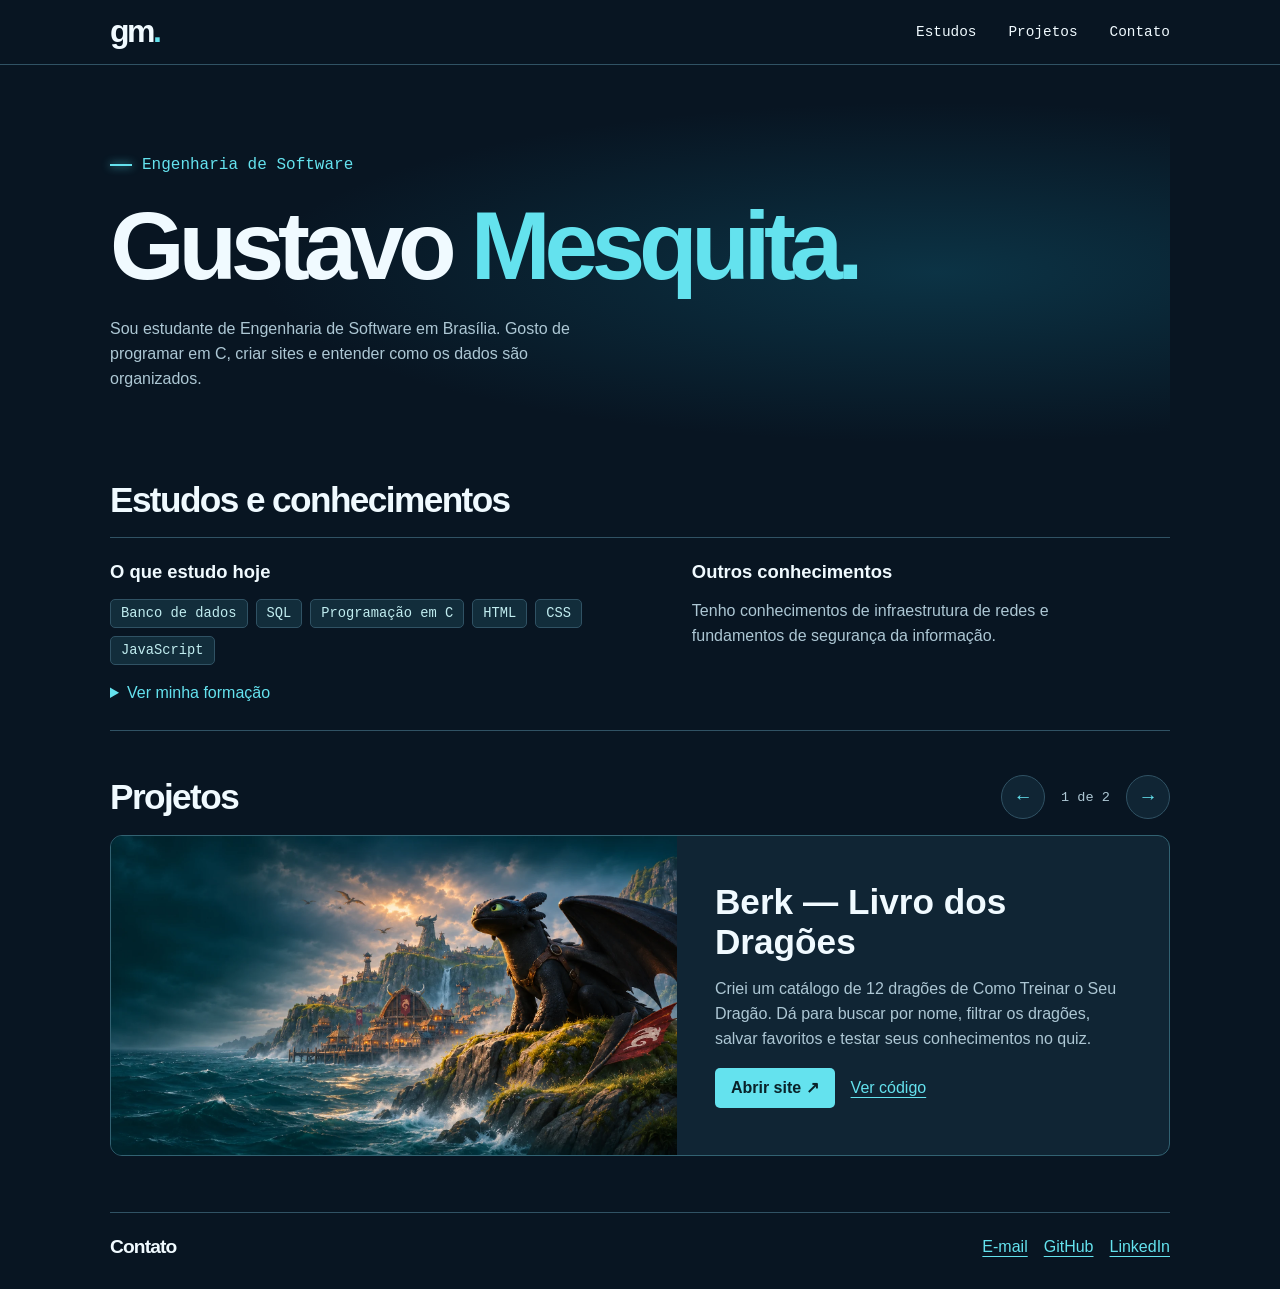
<file: index.html>
<!doctype html>
<html lang="pt-BR">
<head>
  <meta charset="utf-8">
  <meta name="viewport" content="width=device-width, initial-scale=1">
  <meta name="description" content="Conheça os estudos de Gustavo Mesquita em Engenharia de Software e seus projetos Berk e Nightfall.">
  <title>Gustavo Mesquita · Portfólio</title>
  <link rel="stylesheet" href="css/style.css">
  <script src="js/projetos.js" defer></script>
</head>
<body>
  <a class="skip" href="#principal">Pular para o conteúdo</a>
  <header>
    <div class="bar">
      <a class="logo" href="#principal" aria-label="Gustavo Mesquita, início">gm<span>.</span></a>
      <nav aria-label="Navegação principal">
        <a href="#estudos">Estudos</a>
        <a href="#projetos">Projetos</a>
        <a href="#contato">Contato</a>
      </nav>
    </div>
  </header>
  <main id="principal">
    <section class="intro" aria-labelledby="nome">
      <p class="curso">Engenharia de Software</p>
      <h1 id="nome">Gustavo <span>Mesquita.</span></h1>
      <p>Sou estudante de Engenharia de Software em Brasília. Gosto de programar em C, criar sites e entender como os dados são organizados.</p>
    </section>
    <section id="estudos">
      <h2>Estudos e conhecimentos</h2>
      <div class="estudos">
        <div>
          <h3>O que estudo hoje</h3>
          <ul class="tags"><li>Banco de dados</li><li>SQL</li><li>Programação em C</li><li>HTML</li><li>CSS</li><li>JavaScript</li></ul>
          <details class="formacao-inline">
            <summary>Ver minha formação</summary>
            <h4>Engenharia de Software</h4>
            <p>Na graduação, estudo como estruturar programas e construir interfaces. Uso o GitHub para organizar os trabalhos e compartilhar o código.</p>
            <h4>Banco de dados e SQL</h4>
            <p>Estudo como organizar informações em tabelas e usar consultas SQL para selecionar e filtrar registros.</p>
            <h4>Programação em C</h4>
            <p>Em um exercício de matriz transposta, percorri as linhas e colunas de uma matriz e inverti seus índices. Essa prática me ajudou a entender laços aninhados.</p>
            <h4>Desenvolvimento web</h4>
            <p>No Berk, separei os dados dos dragões das funções que exibem os cartões. No Nightfall, trabalhei com componentes do Bootstrap para criar a galeria e as janelas de curiosidades.</p>
            <h4>Redes e segurança</h4>
            <p>Também tenho conhecimentos de infraestrutura de redes e fundamentos de segurança da informação.</p>
            <a href="#projetos">Explorar os projetos</a>
          </details>
        </div>
        <div>
          <h3>Outros conhecimentos</h3>
          <p>Tenho conhecimentos de infraestrutura de redes e fundamentos de segurança da informação.</p>
        </div>
      </div>
    </section>
    <section id="projetos" aria-labelledby="titulo-projetos">
      <div class="linha">
        <h2 id="titulo-projetos">Projetos</h2>
        <div id="controles" hidden>
          <button id="anterior" type="button" aria-label="Projeto anterior">←</button>
          <span id="posicao" role="status"></span>
          <button id="proximo" type="button" aria-label="Próximo projeto">→</button>
        </div>
      </div>
      <article class="projeto">
        <img src="imagens/berk.webp" alt="Ilha de Berk ao entardecer">
        <div class="descricao">
          <h3>Berk — Livro dos Dragões</h3>
          <p>Criei um catálogo de 12 dragões de Como Treinar o Seu Dragão. Dá para buscar por nome, filtrar os dragões, salvar favoritos e testar seus conhecimentos no quiz.</p>
          <div class="links">
            <a class="botao" href="https://gustass-dark.github.io/berk-livro-dos-dragoes/index.html">Abrir site ↗</a>
            <a href="https://github.com/Gustass-dark/berk-livro-dos-dragoes">Ver código</a>
          </div>
        </div>
      </article>
      <article class="projeto">
        <img src="imagens/nightfall.webp" alt="Imagem da galeria de Halloween do Nightfall">
        <div class="descricao">
          <h3>Nightfall</h3>
          <p>Um site sobre a história e as tradições do Halloween. Usei Bootstrap para montar a galeria, o carrossel de imagens e as janelas de curiosidades.</p>
          <div class="links">
            <a class="botao" href="https://gustass-dark.github.io/nightfall-halloween/">Abrir site ↗</a>
            <a href="https://github.com/Gustass-dark/nightfall-halloween">Ver código</a>
          </div>
        </div>
      </article>
    </section>
  </main>
  <footer id="contato">
    <h2>Contato</h2>
    <div class="links">
      <a href="mailto:gustavoms214@gmail.com">E-mail</a>
      <a href="https://github.com/Gustass-dark">GitHub</a>
      <a href="https://www.linkedin.com/in/gustavo-mesquita-a60346385/">LinkedIn</a>
    </div>
  </footer>
</body>
</html>
</file>
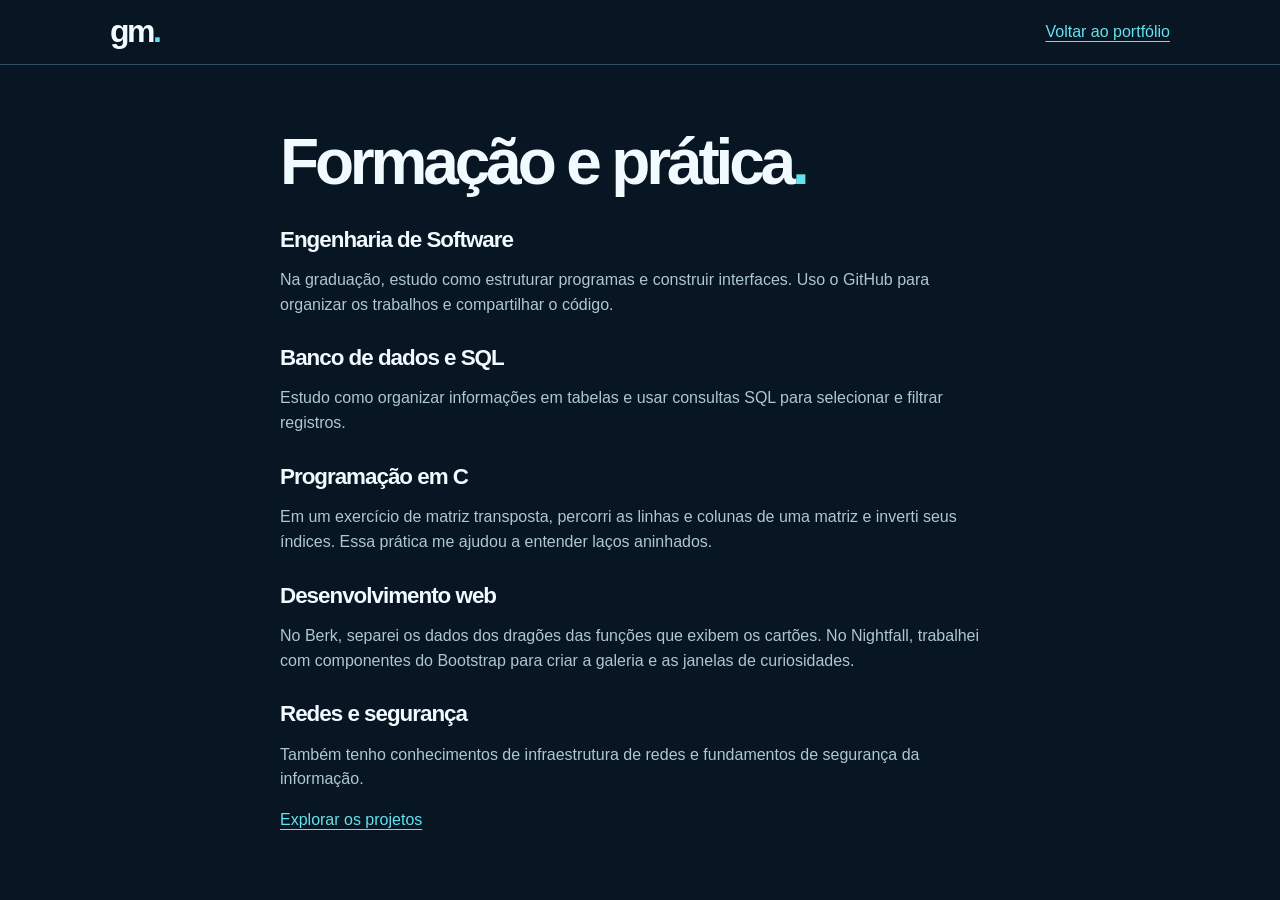
<file: html/formacao.html>
<!doctype html>
<html lang="pt-BR">
  <head>
    <meta charset="utf-8">
    <meta name="viewport" content="width=device-width, initial-scale=1">
    <title>Formação e prática · Gustavo Mesquita</title>
    <link rel="stylesheet" href="../css/style.css">
  </head>
  <body>
    <header>
      <div class="bar">
        <a class="logo" href="../index.html" aria-label="Voltar ao início">gm<span>.</span></a>
        <a href="../index.html#estudos">Voltar ao portfólio</a>
      </div>
    </header>
    <main class="formacao">
      <h1>Formação e prática<span>.</span></h1>
      <h2>Engenharia de Software</h2>
      <p>Na graduação, estudo como estruturar programas e construir interfaces. Uso o GitHub para organizar os trabalhos e compartilhar o código.</p>
      <h2>Banco de dados e SQL</h2>
    <p>Estudo como organizar informações em tabelas e usar consultas SQL para selecionar e filtrar registros.</p>
    <h2>Programação em C</h2>
      <p>Em um exercício de matriz transposta, percorri as linhas e colunas de uma matriz e inverti seus índices. Essa prática me ajudou a entender laços aninhados.</p>
      <h2>Desenvolvimento web</h2>
      <p>No Berk, separei os dados dos dragões das funções que exibem os cartões. No Nightfall, trabalhei com componentes do Bootstrap para criar a galeria e as janelas de curiosidades.</p>
      <h2>Redes e segurança</h2>
    <p>Também tenho conhecimentos de infraestrutura de redes e fundamentos de segurança da informação.</p>
    <a href="../index.html#projetos">Explorar os projetos</a>
    </main>
  </body>
</html>
</file>
<file: css/style.css>
:root {
  color-scheme: dark;
  --fundo: #081522;
  --painel: #102534;
  --texto: #f0faff;
  --suave: #adc7d4;
  --neon: #64e2ee;
  --linha: #305264;
}
* { box-sizing: border-box; }
body {
  margin: 0;
  font: 1rem/1.55 "Inter", Arial, sans-serif;
  color: var(--texto);
  background: var(--fundo);
}
.bar, main, footer { width: min(1060px, 90%); margin: auto; }
header { border-bottom: 1px solid var(--linha); }
.bar, nav, .links, .linha, #controles, footer { display: flex; align-items: center; gap: 1rem; }
.bar, .linha, footer { justify-content: space-between; }
.bar { min-height: 64px; }
a { color: var(--neon); text-underline-offset: 4px; }
a:hover { color: white; }
a:focus-visible, button:focus-visible { outline: 3px solid var(--neon); outline-offset: 4px; }
.skip { position: absolute; top: -80px; background: var(--painel); padding: 8px; }
.skip:focus { top: 0; z-index: 2; }
.logo { font-size: 2rem; font-weight: 800; letter-spacing: -.08em; }
.logo, nav a { color: var(--texto); text-decoration: none; }
.logo span, h1 span { color: var(--neon); }
nav, .curso, .tags, #posicao { font-family: "IBM Plex Mono", monospace; }
nav { gap: clamp(.7rem, 3vw, 2rem); font-size: .9rem; }
.intro {
  padding: clamp(42px, 7vw, 88px) 0;
  background: radial-gradient(ellipse at 78% 50%, #11607966, transparent 58%);
}
.curso { color: var(--neon); margin: 0; }
.curso::before { content: ""; display: inline-block; width: 22px; height: 2px; background: var(--neon); box-shadow: 0 0 8px #50ddea; vertical-align: middle; margin-right: 10px; }
h1, h2, h3 { line-height: 1.12; margin: 0; }
h1 { font-size: clamp(3rem, 7.8vw, 6rem); letter-spacing: -.065em; margin: 14px 0 18px; }
h2 { font-size: clamp(1.6rem, 3vw, 2.2rem); letter-spacing: -.045em; }
h3 { font-size: 1.15rem; }
p { color: var(--suave); }
.intro p:last-child { max-width: 55ch; margin-bottom: 0; }
.estudos, .projeto { display: grid; grid-template-columns: 1.15fr 1fr; }
.estudos { gap: 2rem; padding: 24px 0; border-block: 1px solid var(--linha); margin-top: 18px; }
.estudos p { margin-bottom: 0; max-width: 44ch; }
.tags { padding: 0; list-style: none; display: flex; flex-wrap: wrap; gap: 8px; }
.tags li { background: #122d3b; color: #c1edf0; border: 1px solid var(--linha); border-radius: 5px; padding: 3px 10px; font-size: .86rem; }
#projetos { padding: 44px 0; }
.linha { margin-bottom: 16px; }
button { background: var(--painel); border: 1px solid var(--linha); border-radius: 50%; width: 44px; height: 44px; color: var(--neon); font-size: 1.2rem; cursor: pointer; }
button:hover { border-color: var(--neon); }
#posicao { color: var(--suave); font-size: .85rem; }
.projeto { overflow: hidden; border: 1px solid #326272; border-radius: 12px; background: var(--painel); margin-bottom: 12px; }
.projeto img { width: 100%; height: 100%; min-height: 215px; aspect-ratio: 16/9; object-fit: cover; }
.descricao { padding: clamp(20px, 3vw, 38px); align-self: center; }
.descricao h3 { font-size: clamp(1.5rem, 3vw, 2.2rem); }
.links { flex-wrap: wrap; }
.botao { padding: 8px 16px; background: var(--neon); color: #092229; text-decoration: none; border-radius: 5px; font-weight: bold; }
.botao:hover { background: #abf6fb; color: #092229; }
footer { border-top: 1px solid var(--linha); padding: 22px 0 30px; }
footer h2 { font-size: 1.2rem; }
.formacao { max-width: 720px; padding: 48px 0; }
.formacao h1 { font-size: clamp(2.5rem, 5vw, 4rem); }
.formacao h2 { margin-top: 28px; font-size: 1.4rem; }
@media (max-width: 680px) {
  .estudos, .projeto { grid-template-columns: 1fr; }
  .estudos { gap: 24px; }
  .projeto img { height: auto; min-height: 0; }
  #controles { gap: 8px; }
}
[hidden] { display: none; }

.formacao-inline summary {
  width: fit-content;
  cursor: pointer;
  color: var(--neon);
}
.formacao-inline summary:focus-visible {
  outline: 3px solid var(--neon);
  outline-offset: 4px;
}
.formacao-inline h4 { margin: 1rem 0 .25rem; }
.formacao-inline p { margin: 0; }
</file>
